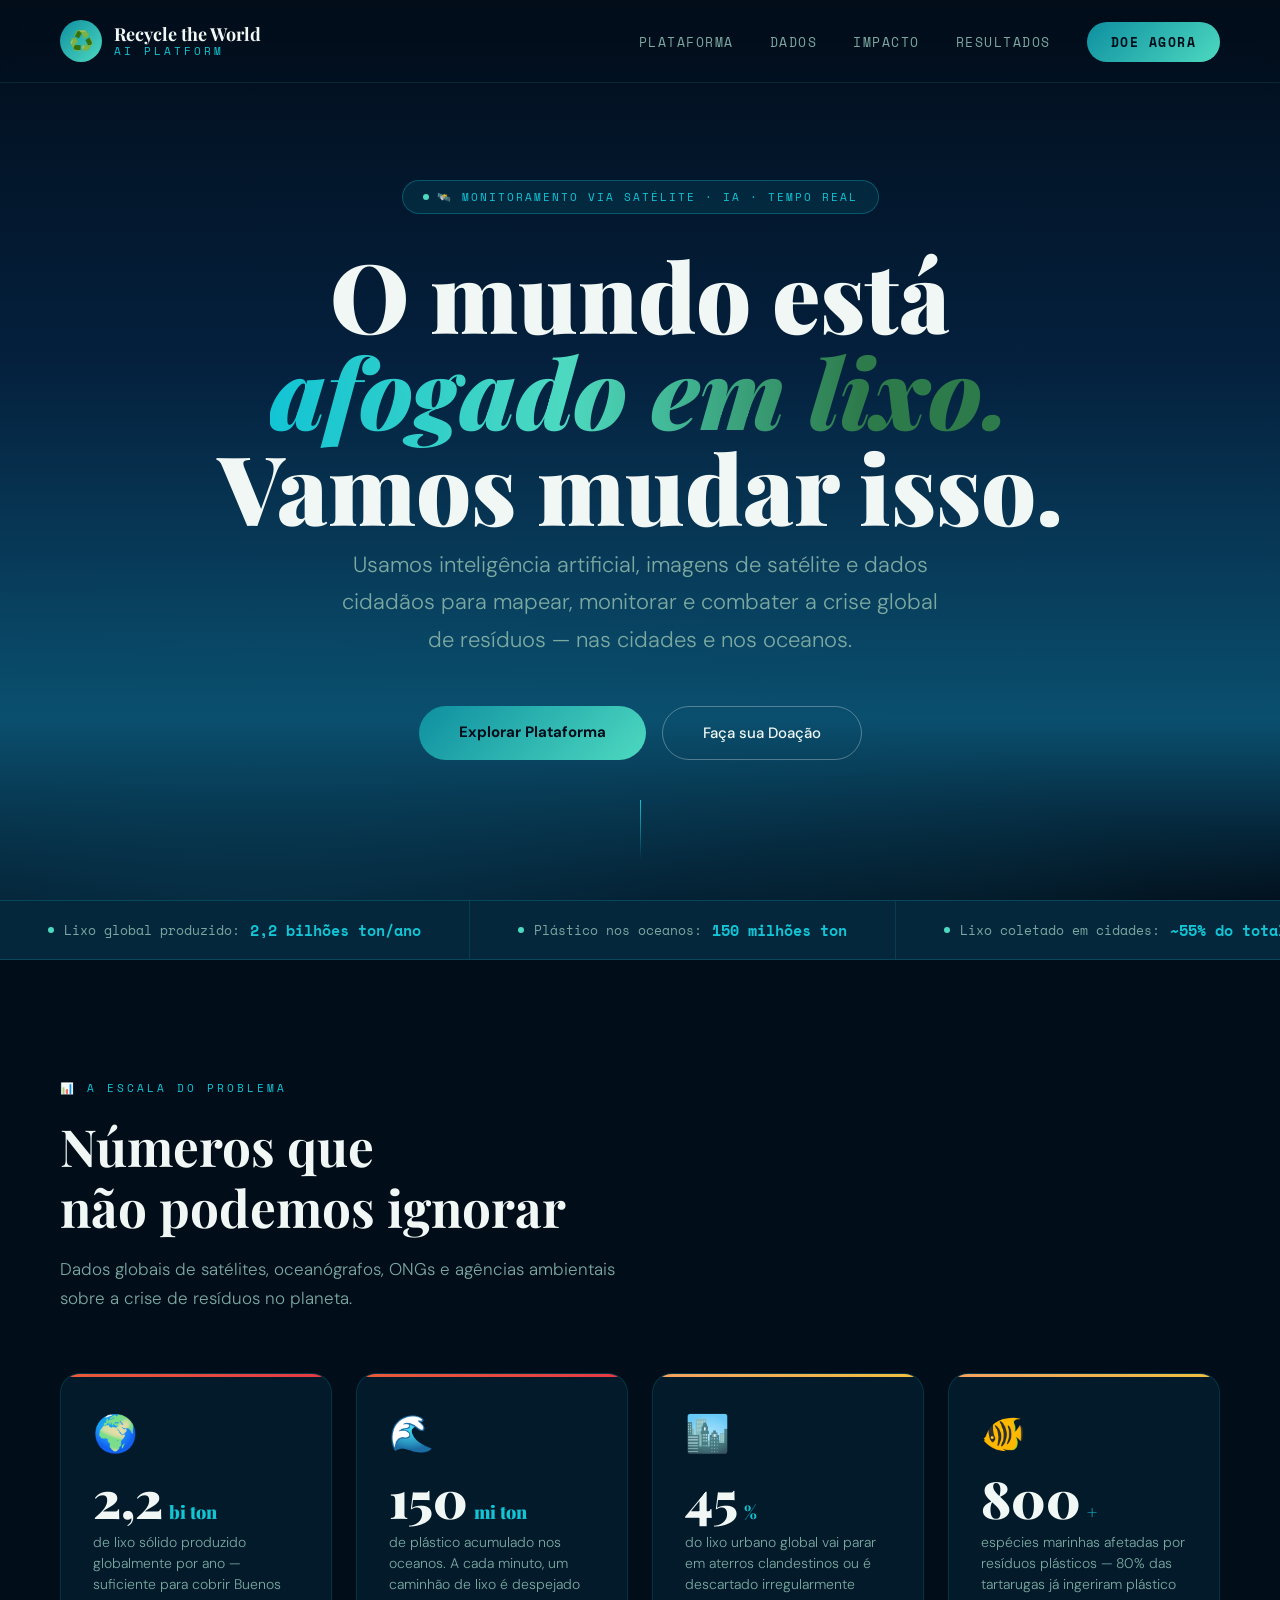
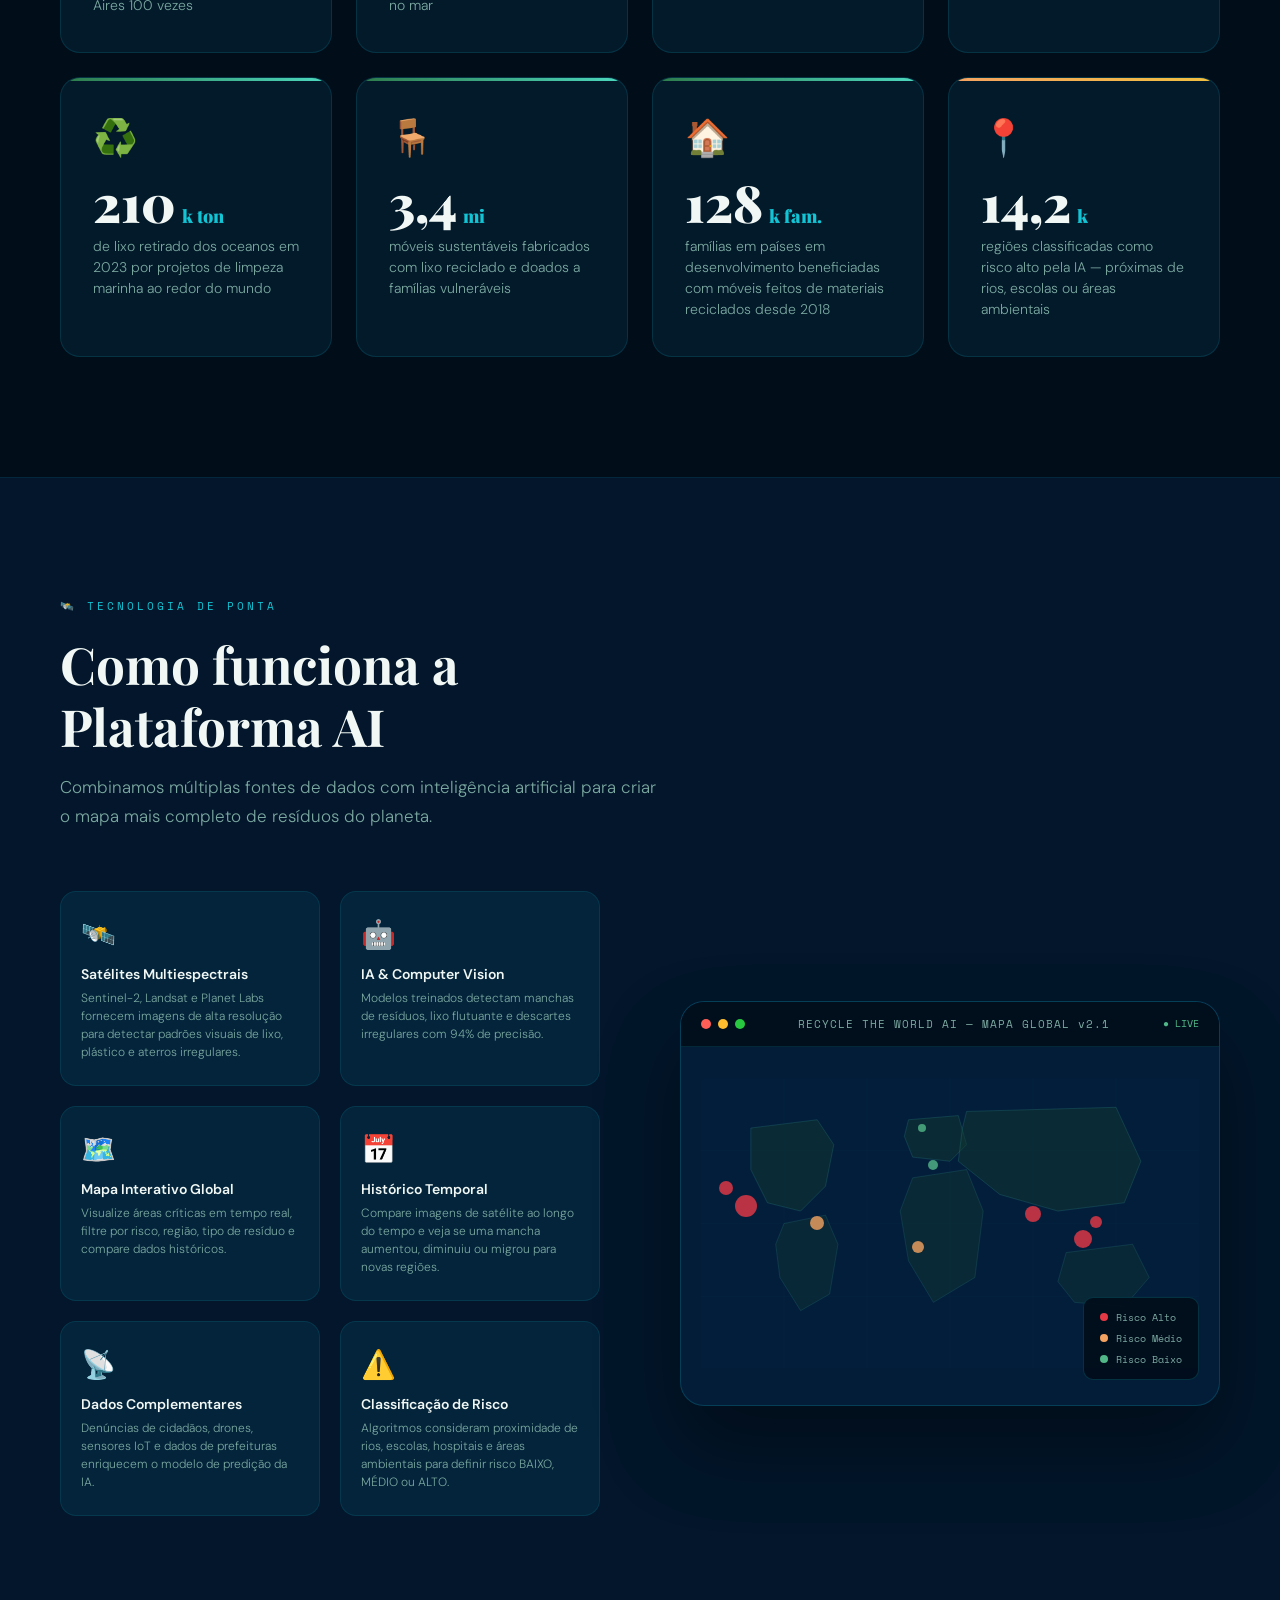
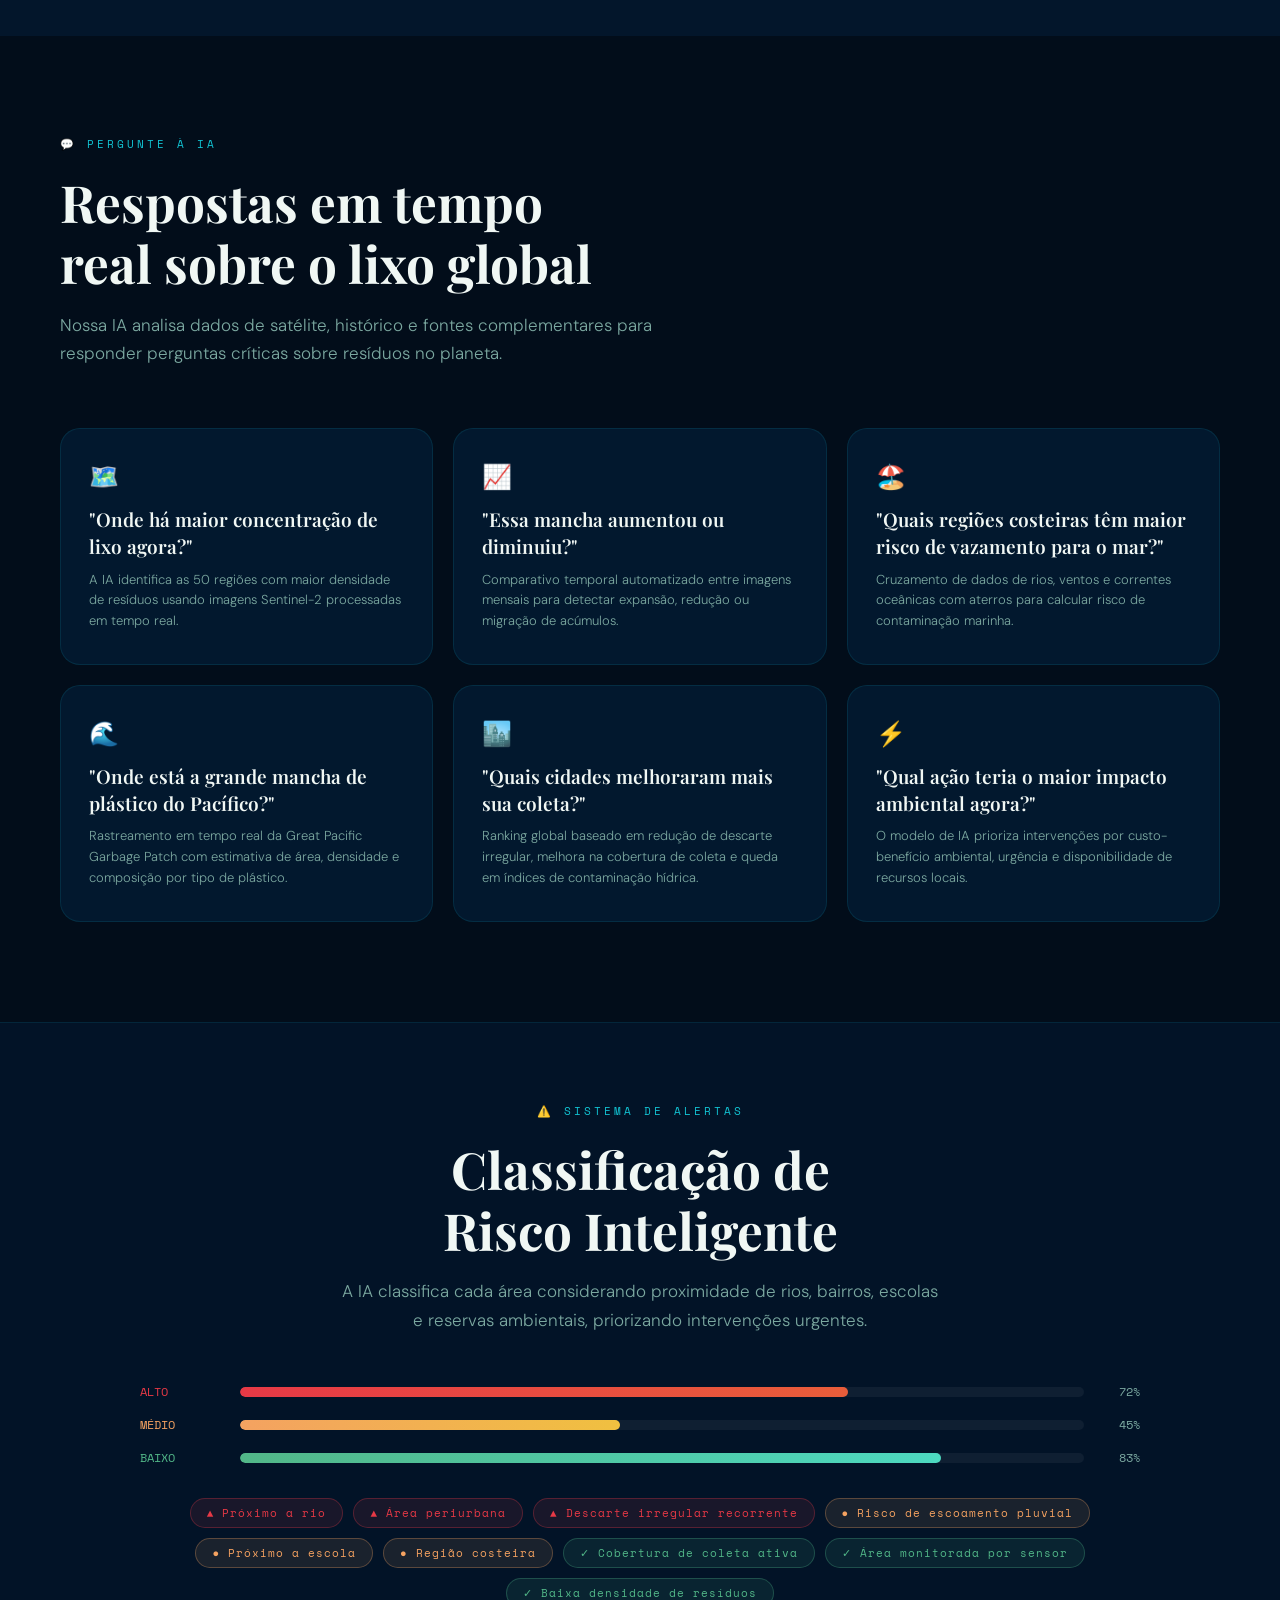
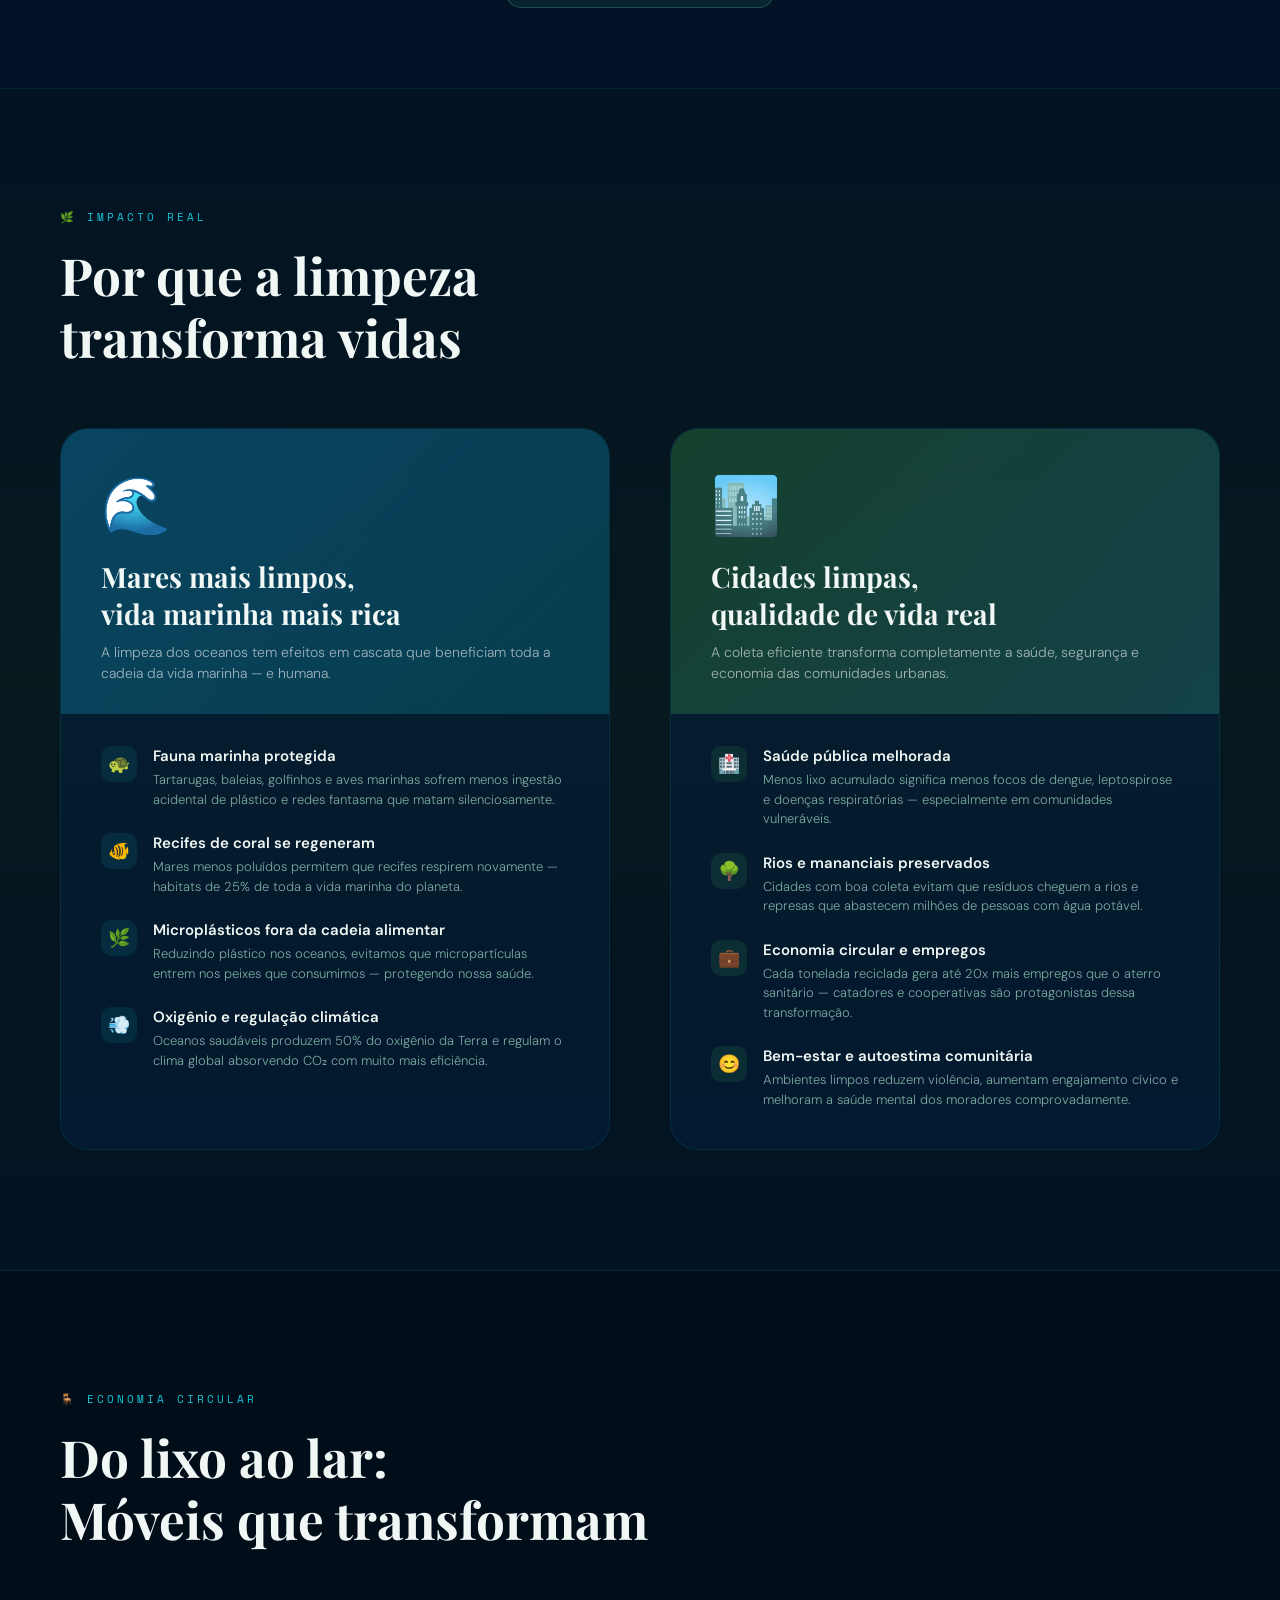
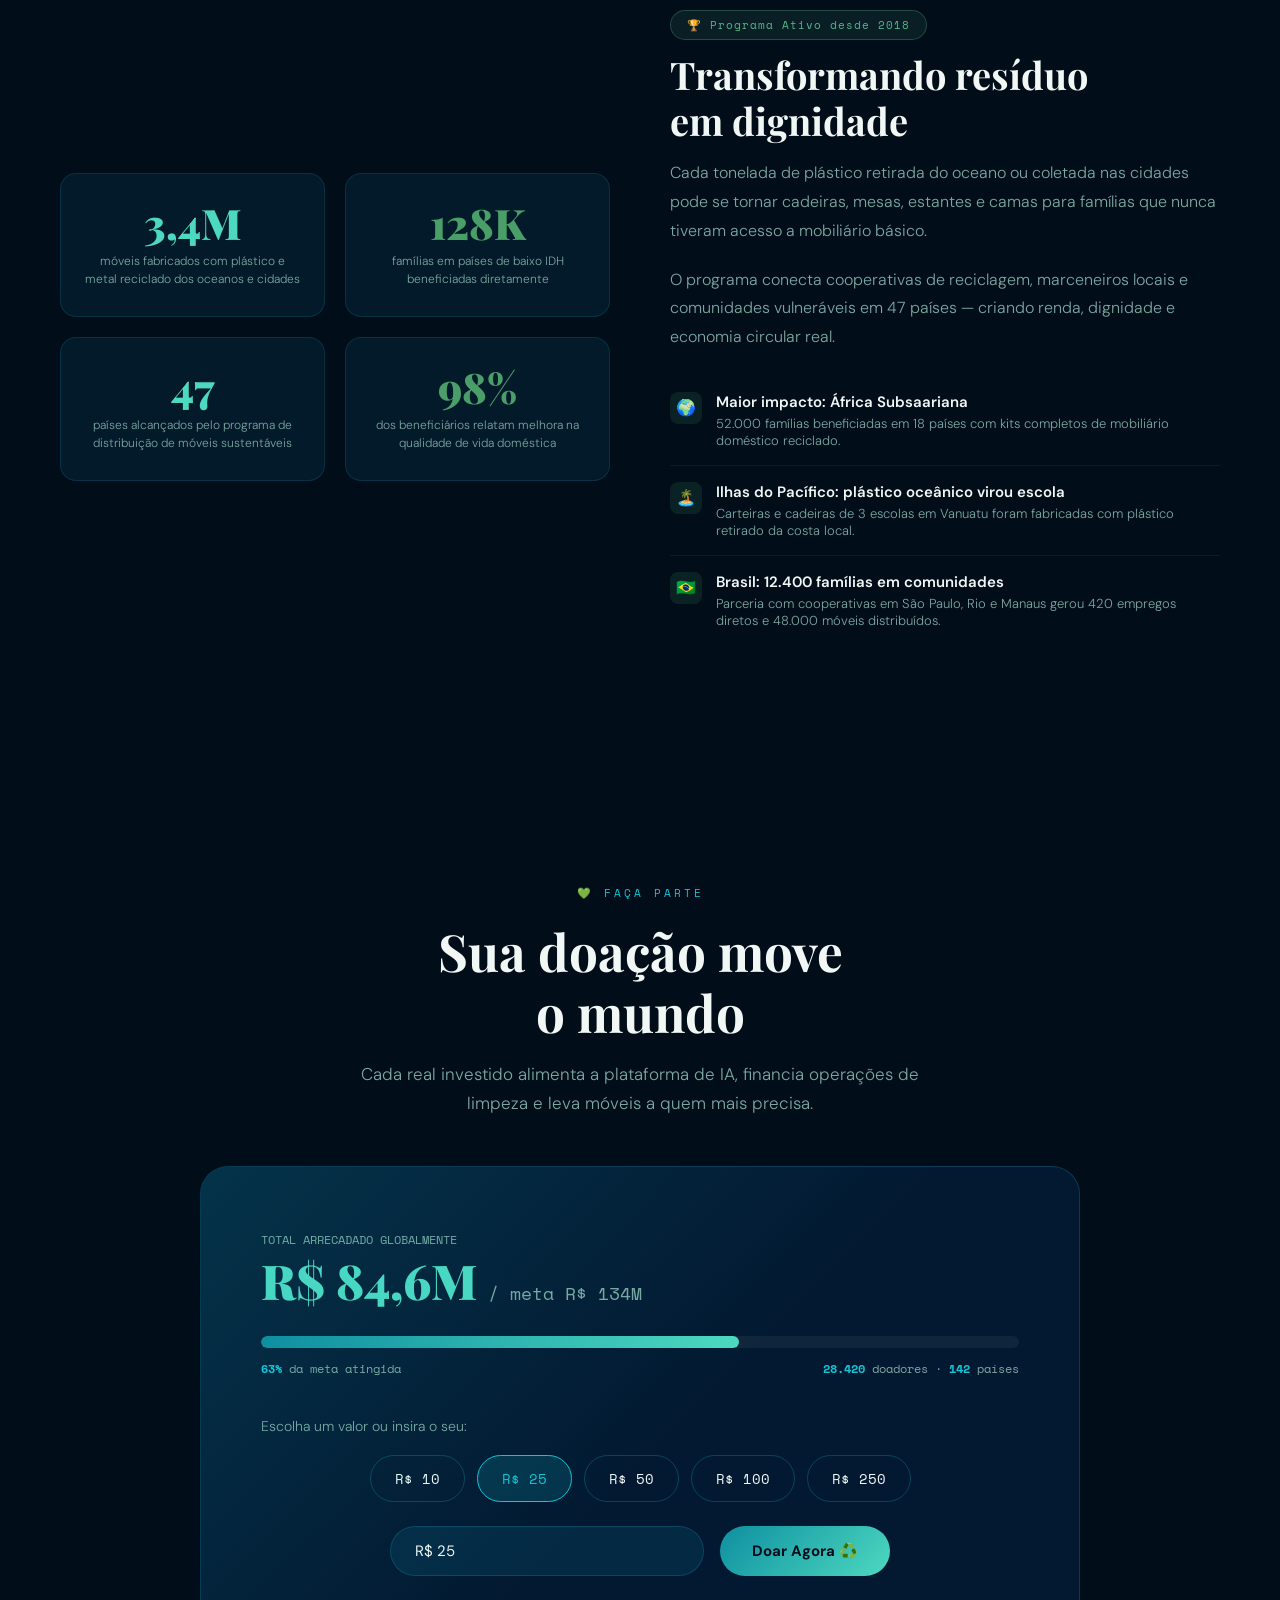
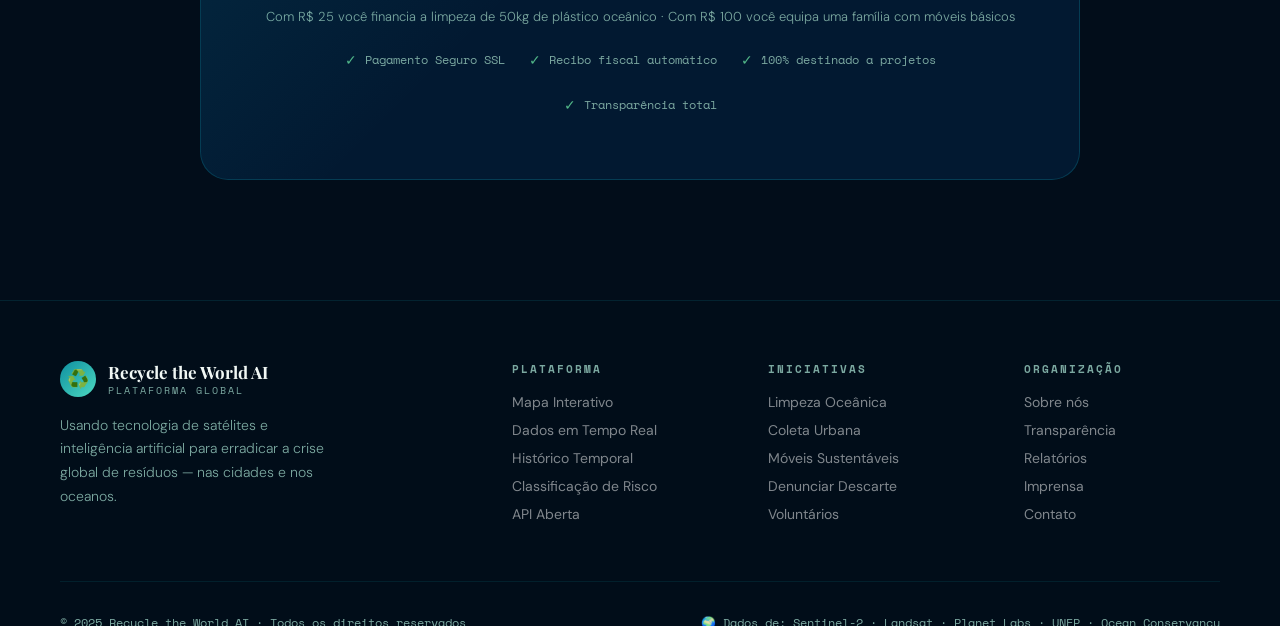
<file: recycle-the-world.html>
<!DOCTYPE html>
<html lang="pt-BR">
<head>
<meta charset="UTF-8">
<meta name="viewport" content="width=device-width, initial-scale=1.0">
<title>Recycle the World AI — Monitoramento Global de Resíduos</title>
<link href="https://fonts.googleapis.com/css2?family=Playfair+Display:wght@400;700;900&family=DM+Sans:wght@300;400;500&family=Space+Mono:wght@400;700&display=swap" rel="stylesheet">
<style>
  :root {
    --ocean-deep: #020d1a;
    --ocean-mid: #04203d;
    --ocean-teal: #0a4f6e;
    --ocean-bright: #0e8fa0;
    --ocean-glow: #12c4d4;
    --seafoam: #4dd9c0;
    --sand: #d4b896;
    --forest: #1a4a2e;
    --leaf: #2d7a4a;
    --moss: #4a9e68;
    --sun: #f0c040;
    --coral: #e85d3a;
    --white: #f0f7f4;
    --muted: #7ba8a0;
    --danger: #e63946;
    --warning: #f4a261;
    --safe: #52b788;
  }
  * { margin: 0; padding: 0; box-sizing: border-box; }
  html { scroll-behavior: smooth; }
  body { font-family: 'DM Sans', sans-serif; background: var(--ocean-deep); color: var(--white); overflow-x: hidden; }

  .ocean-bg { position: fixed; inset: 0; z-index: 0; overflow: hidden; pointer-events: none; }
  .ocean-bg::before {
    content: '';
    position: absolute;
    inset: 0;
    background:
      radial-gradient(ellipse 120% 80% at 20% 110%, rgba(10,79,110,0.6) 0%, transparent 60%),
      radial-gradient(ellipse 80% 60% at 80% 120%, rgba(18,196,212,0.15) 0%, transparent 50%),
      linear-gradient(180deg, #020d1a 0%, #04203d 40%, #0a4f6e 80%, #020d1a 100%);
  }
  .wave { position: absolute; width: 200%; height: 160px; animation: wave-move 14s linear infinite; opacity: 0.4; bottom: 0; }
  .wave-svg { position: absolute; bottom: 0; width: 100%; }
  @keyframes wave-move { 0% { transform: translateX(0); } 100% { transform: translateX(-50%); } }
  .particles { position: absolute; inset: 0; }
  .particle { position: absolute; border-radius: 50%; background: var(--ocean-glow); opacity: 0; animation: float-particle linear infinite; }
  @keyframes float-particle { 0% { transform: translateY(100vh); opacity: 0; } 10% { opacity: 0.4; } 90% { opacity: 0.2; } 100% { transform: translateY(-20vh) translateX(60px); opacity: 0; } }

  nav {
    position: fixed; top: 0; width: 100%; z-index: 1000;
    padding: 20px 60px;
    display: flex; align-items: center; justify-content: space-between;
    background: linear-gradient(180deg, rgba(2,13,26,0.95) 0%, transparent 100%);
    backdrop-filter: blur(8px);
    border-bottom: 1px solid rgba(18,196,212,0.15);
  }
  .nav-logo { display: flex; align-items: center; gap: 12px; text-decoration: none; }
  .logo-icon {
    width: 42px; height: 42px; border-radius: 50%;
    background: linear-gradient(135deg, var(--ocean-bright), var(--seafoam));
    display: flex; align-items: center; justify-content: center; font-size: 20px;
    animation: pulse-logo 3s ease-in-out infinite;
  }
  @keyframes pulse-logo { 0%,100% { box-shadow: 0 0 0 0 rgba(18,196,212,0.4); } 50% { box-shadow: 0 0 0 12px rgba(18,196,212,0); } }
  .logo-text { font-family: 'Playfair Display', serif; font-size: 18px; font-weight: 700; color: var(--white); line-height: 1.1; }
  .logo-text span { color: var(--ocean-glow); display: block; font-size: 11px; font-family: 'Space Mono', monospace; font-weight: 400; letter-spacing: 3px; text-transform: uppercase; }
  .nav-links { display: flex; gap: 36px; list-style: none; }
  .nav-links a { font-size: 13px; letter-spacing: 1.5px; text-transform: uppercase; color: var(--muted); text-decoration: none; transition: color 0.3s; font-family: 'Space Mono', monospace; }
  .nav-links a:hover { color: var(--ocean-glow); }
  .nav-donate-btn { background: linear-gradient(135deg, var(--ocean-bright), var(--seafoam)); color: var(--ocean-deep) !important; padding: 10px 24px; border-radius: 100px; font-weight: 700 !important; }

  section { position: relative; z-index: 10; }

  #hero { min-height: 100vh; display: flex; flex-direction: column; align-items: center; justify-content: center; text-align: center; padding: 120px 40px 80px; }
  .hero-badge { display: inline-flex; align-items: center; gap: 8px; background: rgba(18,196,212,0.1); border: 1px solid rgba(18,196,212,0.3); border-radius: 100px; padding: 8px 20px; font-family: 'Space Mono', monospace; font-size: 11px; letter-spacing: 2px; color: var(--ocean-glow); text-transform: uppercase; margin-bottom: 32px; animation: fadeInDown 1s ease both; }
  .hero-badge::before { content: ''; width: 6px; height: 6px; border-radius: 50%; background: var(--seafoam); animation: blink 2s ease-in-out infinite; }
  @keyframes blink { 0%,100% { opacity: 1; } 50% { opacity: 0.2; } }
  h1 { font-family: 'Playfair Display', serif; font-size: clamp(48px, 8vw, 96px); font-weight: 900; line-height: 1.0; margin-bottom: 12px; animation: fadeInUp 1s 0.2s ease both; }
  h1 em { font-style: italic; background: linear-gradient(90deg, var(--ocean-glow), var(--seafoam), var(--leaf) 80%); -webkit-background-clip: text; -webkit-text-fill-color: transparent; background-clip: text; }
  .hero-sub { font-size: clamp(16px, 2vw, 22px); color: var(--muted); max-width: 600px; line-height: 1.7; margin-bottom: 48px; animation: fadeInUp 1s 0.4s ease both; font-weight: 300; }
  .hero-ctas { display: flex; gap: 16px; flex-wrap: wrap; justify-content: center; animation: fadeInUp 1s 0.6s ease both; }
  .btn-primary { background: linear-gradient(135deg, var(--ocean-bright), var(--seafoam)); color: var(--ocean-deep); font-weight: 700; padding: 16px 40px; border-radius: 100px; text-decoration: none; font-size: 15px; transition: transform 0.2s, box-shadow 0.2s; display: inline-block; }
  .btn-primary:hover { transform: translateY(-3px); box-shadow: 0 16px 40px rgba(18,196,212,0.35); }
  .btn-outline { background: transparent; color: var(--white); font-weight: 500; padding: 16px 40px; border-radius: 100px; text-decoration: none; font-size: 15px; border: 1.5px solid rgba(255,255,255,0.3); transition: all 0.2s; display: inline-block; }
  .btn-outline:hover { border-color: var(--ocean-glow); color: var(--ocean-glow); }
  .scroll-indicator { position: absolute; bottom: 40px; left: 50%; transform: translateX(-50%); display: flex; flex-direction: column; align-items: center; gap: 8px; opacity: 0.5; animation: fadeInUp 1s 1s ease both; }
  .scroll-line { width: 1px; height: 60px; background: linear-gradient(180deg, var(--ocean-glow), transparent); animation: scroll-pulse 2s ease-in-out infinite; }
  @keyframes scroll-pulse { 0%,100% { opacity: 0.3; } 50% { opacity: 1; } }

  #stats-ticker { background: rgba(10,79,110,0.4); border-top: 1px solid rgba(18,196,212,0.2); border-bottom: 1px solid rgba(18,196,212,0.2); padding: 0; overflow: hidden; }
  .ticker-inner { display: flex; animation: ticker-scroll 30s linear infinite; width: max-content; }
  .ticker-item { display: flex; align-items: center; gap: 10px; padding: 18px 48px; font-family: 'Space Mono', monospace; font-size: 13px; white-space: nowrap; color: var(--muted); border-right: 1px solid rgba(18,196,212,0.15); }
  .ticker-item strong { color: var(--ocean-glow); font-size: 15px; }
  .ticker-dot { width: 6px; height: 6px; border-radius: 50%; background: var(--seafoam); flex-shrink: 0; }
  @keyframes ticker-scroll { 0% { transform: translateX(0); } 100% { transform: translateX(-50%); } }

  #numbers { padding: 120px 60px; max-width: 1400px; margin: 0 auto; }
  .section-label { font-family: 'Space Mono', monospace; font-size: 11px; letter-spacing: 3px; text-transform: uppercase; color: var(--ocean-glow); margin-bottom: 20px; }
  .section-title { font-family: 'Playfair Display', serif; font-size: clamp(32px, 4vw, 54px); font-weight: 700; line-height: 1.2; margin-bottom: 16px; }
  .section-desc { color: var(--muted); font-size: 17px; line-height: 1.7; max-width: 600px; font-weight: 300; margin-bottom: 60px; }
  .stats-grid { display: grid; grid-template-columns: repeat(auto-fit, minmax(260px, 1fr)); gap: 24px; }
  .stat-card { background: rgba(10,79,110,0.2); border: 1px solid rgba(18,196,212,0.15); border-radius: 20px; padding: 36px 32px; position: relative; overflow: hidden; transition: transform 0.3s, border-color 0.3s; }
  .stat-card:hover { transform: translateY(-6px); border-color: rgba(18,196,212,0.4); }
  .stat-card::before { content: ''; position: absolute; top: 0; left: 0; right: 0; height: 3px; background: linear-gradient(90deg, var(--ocean-bright), var(--seafoam)); border-radius: 20px 20px 0 0; }
  .stat-card.danger::before { background: linear-gradient(90deg, var(--coral), var(--danger)); }
  .stat-card.warning::before { background: linear-gradient(90deg, var(--warning), var(--sun)); }
  .stat-card.green::before { background: linear-gradient(90deg, var(--leaf), var(--seafoam)); }
  .stat-icon { font-size: 36px; margin-bottom: 16px; display: block; }
  .stat-number { font-family: 'Playfair Display', serif; font-size: clamp(36px, 4vw, 52px); font-weight: 900; color: var(--white); line-height: 1; margin-bottom: 8px; display: flex; align-items: baseline; gap: 6px; }
  .stat-number sup { font-size: 18px; color: var(--ocean-glow); }
  .stat-label { font-size: 14px; color: var(--muted); line-height: 1.5; font-weight: 300; }

  #platform { padding: 120px 60px; background: rgba(4,32,61,0.5); border-top: 1px solid rgba(18,196,212,0.1); }
  .platform-inner { max-width: 1400px; margin: 0 auto; }
  .platform-grid { display: grid; grid-template-columns: 1fr 1fr; gap: 80px; align-items: center; margin-top: 60px; }
  .platform-features { display: grid; grid-template-columns: 1fr 1fr; gap: 20px; }
  .feature-card { background: rgba(10,79,110,0.25); border: 1px solid rgba(18,196,212,0.12); border-radius: 16px; padding: 24px 20px; transition: all 0.3s; }
  .feature-card:hover { background: rgba(10,79,110,0.4); border-color: rgba(18,196,212,0.35); transform: scale(1.02); }
  .feature-emoji { font-size: 28px; margin-bottom: 12px; display: block; }
  .feature-name { font-size: 14px; font-weight: 600; margin-bottom: 6px; color: var(--white); }
  .feature-desc { font-size: 12px; color: var(--muted); line-height: 1.5; font-weight: 300; }

  .map-mockup { background: rgba(4,32,61,0.8); border: 1px solid rgba(18,196,212,0.2); border-radius: 24px; overflow: hidden; box-shadow: 0 40px 80px rgba(0,0,0,0.4); aspect-ratio: 4/3; position: relative; }
  .map-header { background: rgba(2,13,26,0.9); padding: 14px 20px; display: flex; align-items: center; justify-content: space-between; border-bottom: 1px solid rgba(18,196,212,0.15); }
  .map-dots { display: flex; gap: 7px; }
  .map-dots span { width: 10px; height: 10px; border-radius: 50%; }
  .map-dots span:nth-child(1) { background: #ff5f57; }
  .map-dots span:nth-child(2) { background: #febc2e; }
  .map-dots span:nth-child(3) { background: #28c840; }
  .map-title-bar { font-family: 'Space Mono', monospace; font-size: 11px; color: var(--muted); letter-spacing: 1px; }
  .map-content { padding: 20px; height: calc(100% - 50px); position: relative; overflow: hidden; }
  .map-svg { width: 100%; height: 100%; opacity: 0.6; }
  .risk-dot { position: absolute; border-radius: 50%; animation: risk-pulse 3s ease-in-out infinite; }
  .risk-dot.high { background: rgba(230,57,70,0.8); }
  .risk-dot.medium { background: rgba(244,162,97,0.8); }
  .risk-dot.low { background: rgba(82,183,136,0.8); }
  @keyframes risk-pulse { 0%,100% { transform: scale(1); opacity: 0.8; } 50% { transform: scale(1.8); opacity: 0.3; } }
  .map-legend { position: absolute; bottom: 20px; right: 20px; background: rgba(2,13,26,0.9); border: 1px solid rgba(18,196,212,0.2); border-radius: 10px; padding: 12px 16px; font-family: 'Space Mono', monospace; font-size: 10px; }
  .legend-item { display: flex; align-items: center; gap: 8px; margin-bottom: 6px; color: var(--muted); }
  .legend-item:last-child { margin-bottom: 0; }
  .legend-dot { width: 8px; height: 8px; border-radius: 50%; flex-shrink: 0; }

  #questions { padding: 100px 60px; max-width: 1400px; margin: 0 auto; }
  .questions-grid { display: grid; grid-template-columns: repeat(auto-fit, minmax(300px, 1fr)); gap: 20px; margin-top: 60px; }
  .question-card { background: rgba(4,32,61,0.6); border: 1px solid rgba(18,196,212,0.12); border-radius: 20px; padding: 32px 28px; transition: all 0.3s; position: relative; overflow: hidden; }
  .question-card:hover { border-color: rgba(18,196,212,0.4); background: rgba(10,79,110,0.3); transform: translateX(4px); }
  .q-icon { font-size: 24px; margin-bottom: 14px; display: block; }
  .q-text { font-family: 'Playfair Display', serif; font-size: 19px; font-weight: 600; color: var(--white); line-height: 1.4; margin-bottom: 10px; }
  .q-desc { font-size: 13px; color: var(--muted); line-height: 1.6; font-weight: 300; }

  #benefits { padding: 120px 60px; background: linear-gradient(180deg, rgba(4,32,61,0.3), rgba(26,74,46,0.2), rgba(4,32,61,0.3)); border-top: 1px solid rgba(18,196,212,0.1); border-bottom: 1px solid rgba(18,196,212,0.1); }
  .benefits-inner { max-width: 1400px; margin: 0 auto; }
  .benefits-split { display: grid; grid-template-columns: 1fr 1fr; gap: 60px; margin-top: 60px; }
  .benefit-panel { background: rgba(4,32,61,0.5); border-radius: 28px; overflow: hidden; border: 1px solid rgba(18,196,212,0.12); transition: transform 0.3s; }
  .benefit-panel:hover { transform: translateY(-6px); }
  .benefit-header { padding: 40px 40px 30px; }
  .benefit-header.ocean { background: linear-gradient(135deg, rgba(10,79,110,0.8), rgba(18,196,212,0.2)); }
  .benefit-header.city { background: linear-gradient(135deg, rgba(26,74,46,0.8), rgba(77,217,192,0.2)); }
  .benefit-emoji { font-size: 56px; display: block; margin-bottom: 16px; }
  .benefit-title { font-family: 'Playfair Display', serif; font-size: 28px; font-weight: 700; margin-bottom: 10px; }
  .benefit-subtitle { font-size: 14px; color: rgba(255,255,255,0.6); font-weight: 300; line-height: 1.5; }
  .benefit-body { padding: 32px 40px 40px; }
  .benefit-item { display: flex; gap: 16px; margin-bottom: 24px; align-items: flex-start; }
  .benefit-item:last-child { margin-bottom: 0; }
  .benefit-item-icon { width: 36px; height: 36px; border-radius: 10px; background: rgba(18,196,212,0.1); display: flex; align-items: center; justify-content: center; font-size: 18px; flex-shrink: 0; }
  .benefit-panel.city .benefit-item-icon { background: rgba(45,122,74,0.2); }
  .benefit-item-text h4 { font-size: 15px; font-weight: 600; margin-bottom: 4px; color: var(--white); }
  .benefit-item-text p { font-size: 13px; color: var(--muted); line-height: 1.5; font-weight: 300; }

  #impact { padding: 120px 60px; max-width: 1400px; margin: 0 auto; }
  .impact-grid { display: grid; grid-template-columns: 1fr 1fr; gap: 60px; align-items: center; margin-top: 60px; }
  .impact-stats { display: grid; grid-template-columns: 1fr 1fr; gap: 20px; }
  .impact-stat { background: rgba(10,79,110,0.2); border: 1px solid rgba(18,196,212,0.15); border-radius: 16px; padding: 28px 24px; text-align: center; transition: all 0.3s; }
  .impact-stat:hover { background: rgba(10,79,110,0.35); transform: scale(1.04); }
  .impact-stat .big-num { font-family: 'Playfair Display', serif; font-size: 42px; font-weight: 900; color: var(--seafoam); line-height: 1; margin-bottom: 8px; }
  .impact-stat .big-num.green { color: var(--moss); }
  .impact-stat p { font-size: 12px; color: var(--muted); line-height: 1.5; font-weight: 300; }
  .impact-detail { display: flex; align-items: flex-start; gap: 14px; padding: 16px 0; border-bottom: 1px solid rgba(18,196,212,0.1); }
  .impact-detail:last-child { border-bottom: none; }
  .impact-detail-icon { width: 32px; height: 32px; border-radius: 8px; background: rgba(45,122,74,0.2); display: flex; align-items: center; justify-content: center; font-size: 16px; flex-shrink: 0; }
  .impact-detail h4 { font-size: 15px; font-weight: 600; margin-bottom: 3px; }
  .impact-detail p { font-size: 13px; color: var(--muted); font-weight: 300; margin: 0; }

  #risk { padding: 80px 60px; background: rgba(4,32,61,0.4); border-top: 1px solid rgba(18,196,212,0.1); }
  .risk-inner { max-width: 1000px; margin: 0 auto; text-align: center; }
  .risk-bars { display: flex; flex-direction: column; gap: 16px; margin-top: 48px; text-align: left; }
  .risk-bar-row { display: flex; align-items: center; gap: 20px; }
  .risk-bar-label { width: 80px; font-family: 'Space Mono', monospace; font-size: 12px; flex-shrink: 0; }
  .risk-bar-label.high { color: var(--danger); }
  .risk-bar-label.medium { color: var(--warning); }
  .risk-bar-label.low { color: var(--safe); }
  .risk-bar-track { flex: 1; height: 10px; background: rgba(255,255,255,0.05); border-radius: 100px; overflow: hidden; }
  .risk-bar-fill { height: 100%; border-radius: 100px; }
  .risk-bar-fill.high { background: linear-gradient(90deg, var(--danger), var(--coral)); width: 72%; }
  .risk-bar-fill.medium { background: linear-gradient(90deg, var(--warning), var(--sun)); width: 45%; }
  .risk-bar-fill.low { background: linear-gradient(90deg, var(--safe), var(--seafoam)); width: 83%; }
  .risk-bar-pct { font-family: 'Space Mono', monospace; font-size: 12px; width: 36px; flex-shrink: 0; text-align: right; color: var(--muted); }
  .risk-tags { display: flex; flex-wrap: wrap; gap: 10px; margin-top: 32px; justify-content: center; }
  .risk-tag { padding: 6px 16px; border-radius: 100px; font-family: 'Space Mono', monospace; font-size: 11px; letter-spacing: 1px; border: 1px solid; }
  .risk-tag.high { background: rgba(230,57,70,0.1); border-color: rgba(230,57,70,0.3); color: var(--danger); }
  .risk-tag.medium { background: rgba(244,162,97,0.1); border-color: rgba(244,162,97,0.3); color: var(--warning); }
  .risk-tag.low { background: rgba(82,183,136,0.1); border-color: rgba(82,183,136,0.3); color: var(--safe); }

  #donate { padding: 120px 60px; max-width: 1000px; margin: 0 auto; text-align: center; }
  .donate-card { background: rgba(4,32,61,0.7); border: 1px solid rgba(18,196,212,0.2); border-radius: 28px; padding: 64px 60px; margin-top: 48px; position: relative; overflow: hidden; }
  .donate-card::before { content: ''; position: absolute; inset: -1px; border-radius: 28px; background: linear-gradient(135deg, rgba(18,196,212,0.15), transparent 50%); pointer-events: none; }
  .raised-bar-wrap { background: rgba(255,255,255,0.05); border-radius: 100px; height: 12px; margin: 32px 0 12px; overflow: hidden; }
  .raised-bar { height: 100%; width: 63%; border-radius: 100px; background: linear-gradient(90deg, var(--ocean-bright), var(--seafoam)); position: relative; overflow: hidden; }
  .raised-bar::after { content: ''; position: absolute; top: 0; left: -100%; width: 60%; height: 100%; background: linear-gradient(90deg, transparent, rgba(255,255,255,0.3), transparent); animation: shimmer 2.5s ease-in-out infinite; }
  @keyframes shimmer { 0% { left: -100%; } 100% { left: 200%; } }
  .raised-meta { display: flex; justify-content: space-between; font-family: 'Space Mono', monospace; font-size: 12px; color: var(--muted); margin-bottom: 40px; }
  .raised-meta strong { color: var(--ocean-glow); }
  .donation-amounts { display: flex; gap: 12px; flex-wrap: wrap; justify-content: center; margin-bottom: 24px; }
  .amount-btn { padding: 12px 24px; border-radius: 100px; border: 1.5px solid rgba(18,196,212,0.25); background: transparent; color: var(--white); font-family: 'Space Mono', monospace; font-size: 14px; cursor: pointer; transition: all 0.2s; }
  .amount-btn:hover, .amount-btn.active { background: rgba(18,196,212,0.15); border-color: var(--ocean-glow); color: var(--ocean-glow); }
  .donate-input-row { display: flex; gap: 16px; max-width: 500px; margin: 0 auto 32px; }
  .donate-input { flex: 1; background: rgba(10,79,110,0.3); border: 1.5px solid rgba(18,196,212,0.2); border-radius: 100px; padding: 14px 24px; color: var(--white); font-family: 'DM Sans', sans-serif; font-size: 15px; outline: none; transition: border-color 0.2s; }
  .donate-input:focus { border-color: var(--ocean-glow); }
  .donate-input::placeholder { color: var(--muted); }
  .donate-submit { background: linear-gradient(135deg, var(--ocean-bright), var(--seafoam)); color: var(--ocean-deep); font-weight: 700; padding: 14px 32px; border-radius: 100px; border: none; cursor: pointer; font-size: 15px; font-family: 'DM Sans', sans-serif; transition: all 0.2s; white-space: nowrap; }
  .donate-submit:hover { transform: translateY(-2px); box-shadow: 0 12px 30px rgba(18,196,212,0.35); }
  .trust-badges { display: flex; gap: 24px; justify-content: center; flex-wrap: wrap; margin-top: 24px; }
  .trust-badge { display: flex; align-items: center; gap: 8px; font-size: 12px; color: var(--muted); font-family: 'Space Mono', monospace; }
  .trust-badge::before { content: '✓'; color: var(--safe); font-size: 14px; }

  footer { padding: 60px 60px 40px; border-top: 1px solid rgba(18,196,212,0.12); background: rgba(2,13,26,0.8); }
  .footer-inner { max-width: 1400px; margin: 0 auto; display: grid; grid-template-columns: 2fr 1fr 1fr 1fr; gap: 60px; padding-bottom: 48px; border-bottom: 1px solid rgba(18,196,212,0.1); }
  .footer-brand p { font-size: 14px; color: var(--muted); line-height: 1.7; max-width: 280px; margin-top: 16px; font-weight: 300; }
  .footer-col h5 { font-family: 'Space Mono', monospace; font-size: 11px; letter-spacing: 2px; text-transform: uppercase; color: var(--muted); margin-bottom: 16px; }
  .footer-col a { display: block; font-size: 14px; color: rgba(255,255,255,0.5); text-decoration: none; margin-bottom: 10px; transition: color 0.2s; }
  .footer-col a:hover { color: var(--ocean-glow); }
  .footer-bottom { display: flex; justify-content: space-between; align-items: center; padding-top: 32px; font-size: 12px; color: var(--muted); font-family: 'Space Mono', monospace; max-width: 1400px; margin: 0 auto; }

  @keyframes fadeInDown { from { opacity: 0; transform: translateY(-20px); } to { opacity: 1; transform: translateY(0); } }
  @keyframes fadeInUp { from { opacity: 0; transform: translateY(30px); } to { opacity: 1; transform: translateY(0); } }

  .timeline-badge { display: inline-flex; align-items: center; gap: 8px; background: rgba(82,183,136,0.1); border: 1px solid rgba(82,183,136,0.3); border-radius: 100px; padding: 6px 16px; font-family: 'Space Mono', monospace; font-size: 11px; letter-spacing: 1px; color: var(--safe); margin-bottom: 12px; }

  @media (max-width: 900px) {
    nav { padding: 16px 24px; }
    .nav-links { display: none; }
    #numbers, #questions, #impact, #donate, #risk { padding: 80px 24px; }
    #platform, #benefits { padding: 80px 24px; }
    .platform-grid, .benefits-split, .impact-grid { grid-template-columns: 1fr; gap: 40px; }
    .footer-inner { grid-template-columns: 1fr 1fr; gap: 40px; }
    .donate-card { padding: 40px 28px; }
    footer { padding: 48px 24px 32px; }
    .footer-bottom { flex-direction: column; gap: 12px; text-align: center; }
  }
</style>
</head>
<body>

<div class="ocean-bg">
  <div class="particles" id="particles"></div>
</div>

<nav>
  <a class="nav-logo" href="#">
    <div class="logo-icon">♻️</div>
    <div class="logo-text">
      Recycle the World
      <span>AI Platform</span>
    </div>
  </a>
  <ul class="nav-links">
    <li><a href="#platform">Plataforma</a></li>
    <li><a href="#numbers">Dados</a></li>
    <li><a href="#benefits">Impacto</a></li>
    <li><a href="#impact">Resultados</a></li>
    <li><a href="#donate" class="nav-donate-btn">Doe Agora</a></li>
  </ul>
</nav>

<section id="hero">
  <div class="hero-badge">🛰️ Monitoramento via Satélite · IA · Tempo Real</div>
  <h1>O mundo está<br><em>afogado em lixo.</em><br>Vamos mudar isso.</h1>
  <p class="hero-sub">Usamos inteligência artificial, imagens de satélite e dados cidadãos para mapear, monitorar e combater a crise global de resíduos — nas cidades e nos oceanos.</p>
  <div class="hero-ctas">
    <a href="#platform" class="btn-primary">Explorar Plataforma</a>
    <a href="#donate" class="btn-outline">Faça sua Doação</a>
  </div>
  <div class="scroll-indicator">
    <div class="scroll-line"></div>
  </div>
</section>

<div id="stats-ticker">
  <div class="ticker-inner" id="ticker">
    <div class="ticker-item"><span class="ticker-dot"></span> Lixo global produzido: <strong>2,2 bilhões ton/ano</strong></div>
    <div class="ticker-item"><span class="ticker-dot"></span> Plástico nos oceanos: <strong>150 milhões ton</strong></div>
    <div class="ticker-item"><span class="ticker-dot"></span> Lixo coletado em cidades: <strong>~55% do total</strong></div>
    <div class="ticker-item"><span class="ticker-dot"></span> Resíduos marinhos retirados em 2023: <strong>210.000 ton</strong></div>
    <div class="ticker-item"><span class="ticker-dot"></span> Famílias beneficiadas com móveis: <strong>128.400+</strong></div>
    <div class="ticker-item"><span class="ticker-dot"></span> Espécies marinhas afetadas: <strong>800+</strong></div>
    <div class="ticker-item"><span class="ticker-dot"></span> Móveis sustentáveis fabricados: <strong>3,4 milhões</strong></div>
    <div class="ticker-item"><span class="ticker-dot"></span> Áreas de risco alto mapeadas: <strong>14.200 regiões</strong></div>
    <div class="ticker-item"><span class="ticker-dot"></span> Lixo global produzido: <strong>2,2 bilhões ton/ano</strong></div>
    <div class="ticker-item"><span class="ticker-dot"></span> Plástico nos oceanos: <strong>150 milhões ton</strong></div>
    <div class="ticker-item"><span class="ticker-dot"></span> Lixo coletado em cidades: <strong>~55% do total</strong></div>
    <div class="ticker-item"><span class="ticker-dot"></span> Resíduos marinhos retirados em 2023: <strong>210.000 ton</strong></div>
    <div class="ticker-item"><span class="ticker-dot"></span> Famílias beneficiadas com móveis: <strong>128.400+</strong></div>
    <div class="ticker-item"><span class="ticker-dot"></span> Espécies marinhas afetadas: <strong>800+</strong></div>
    <div class="ticker-item"><span class="ticker-dot"></span> Móveis sustentáveis fabricados: <strong>3,4 milhões</strong></div>
    <div class="ticker-item"><span class="ticker-dot"></span> Áreas de risco alto mapeadas: <strong>14.200 regiões</strong></div>
  </div>
</div>

<section id="numbers">
  <div class="section-label">📊 A Escala do Problema</div>
  <h2 class="section-title">Números que<br>não podemos ignorar</h2>
  <p class="section-desc">Dados globais de satélites, oceanógrafos, ONGs e agências ambientais sobre a crise de resíduos no planeta.</p>
  <div class="stats-grid">
    <div class="stat-card danger">
      <span class="stat-icon">🌍</span>
      <div class="stat-number">2,2<sup>bi ton</sup></div>
      <div class="stat-label">de lixo sólido produzido globalmente por ano — suficiente para cobrir Buenos Aires 100 vezes</div>
    </div>
    <div class="stat-card danger">
      <span class="stat-icon">🌊</span>
      <div class="stat-number">150<sup>mi ton</sup></div>
      <div class="stat-label">de plástico acumulado nos oceanos. A cada minuto, um caminhão de lixo é despejado no mar</div>
    </div>
    <div class="stat-card warning">
      <span class="stat-icon">🏙️</span>
      <div class="stat-number">45<sup>%</sup></div>
      <div class="stat-label">do lixo urbano global vai parar em aterros clandestinos ou é descartado irregularmente</div>
    </div>
    <div class="stat-card warning">
      <span class="stat-icon">🐠</span>
      <div class="stat-number">800<sup>+</sup></div>
      <div class="stat-label">espécies marinhas afetadas por resíduos plásticos — 80% das tartarugas já ingeriram plástico</div>
    </div>
    <div class="stat-card green">
      <span class="stat-icon">♻️</span>
      <div class="stat-number">210<sup>k ton</sup></div>
      <div class="stat-label">de lixo retirado dos oceanos em 2023 por projetos de limpeza marinha ao redor do mundo</div>
    </div>
    <div class="stat-card green">
      <span class="stat-icon">🪑</span>
      <div class="stat-number">3,4<sup>mi</sup></div>
      <div class="stat-label">móveis sustentáveis fabricados com lixo reciclado e doados a famílias vulneráveis</div>
    </div>
    <div class="stat-card green">
      <span class="stat-icon">🏠</span>
      <div class="stat-number">128<sup>k fam.</sup></div>
      <div class="stat-label">famílias em países em desenvolvimento beneficiadas com móveis feitos de materiais reciclados desde 2018</div>
    </div>
    <div class="stat-card warning">
      <span class="stat-icon">📍</span>
      <div class="stat-number">14,2<sup>k</sup></div>
      <div class="stat-label">regiões classificadas como risco alto pela IA — próximas de rios, escolas ou áreas ambientais</div>
    </div>
  </div>
</section>

<section id="platform">
  <div class="platform-inner">
    <div class="section-label">🛰️ Tecnologia de Ponta</div>
    <h2 class="section-title">Como funciona a<br>Plataforma AI</h2>
    <p class="section-desc">Combinamos múltiplas fontes de dados com inteligência artificial para criar o mapa mais completo de resíduos do planeta.</p>
    <div class="platform-grid">
      <div class="platform-features">
        <div class="feature-card">
          <span class="feature-emoji">🛰️</span>
          <div class="feature-name">Satélites Multiespectrais</div>
          <div class="feature-desc">Sentinel-2, Landsat e Planet Labs fornecem imagens de alta resolução para detectar padrões visuais de lixo, plástico e aterros irregulares.</div>
        </div>
        <div class="feature-card">
          <span class="feature-emoji">🤖</span>
          <div class="feature-name">IA & Computer Vision</div>
          <div class="feature-desc">Modelos treinados detectam manchas de resíduos, lixo flutuante e descartes irregulares com 94% de precisão.</div>
        </div>
        <div class="feature-card">
          <span class="feature-emoji">🗺️</span>
          <div class="feature-name">Mapa Interativo Global</div>
          <div class="feature-desc">Visualize áreas críticas em tempo real, filtre por risco, região, tipo de resíduo e compare dados históricos.</div>
        </div>
        <div class="feature-card">
          <span class="feature-emoji">📅</span>
          <div class="feature-name">Histórico Temporal</div>
          <div class="feature-desc">Compare imagens de satélite ao longo do tempo e veja se uma mancha aumentou, diminuiu ou migrou para novas regiões.</div>
        </div>
        <div class="feature-card">
          <span class="feature-emoji">📡</span>
          <div class="feature-name">Dados Complementares</div>
          <div class="feature-desc">Denúncias de cidadãos, drones, sensores IoT e dados de prefeituras enriquecem o modelo de predição da IA.</div>
        </div>
        <div class="feature-card">
          <span class="feature-emoji">⚠️</span>
          <div class="feature-name">Classificação de Risco</div>
          <div class="feature-desc">Algoritmos consideram proximidade de rios, escolas, hospitais e áreas ambientais para definir risco BAIXO, MÉDIO ou ALTO.</div>
        </div>
      </div>
      <div class="map-mockup">
        <div class="map-header">
          <div class="map-dots"><span></span><span></span><span></span></div>
          <div class="map-title-bar">RECYCLE THE WORLD AI — MAPA GLOBAL v2.1</div>
          <div style="font-family:'Space Mono',monospace;font-size:10px;color:var(--safe)">● LIVE</div>
        </div>
        <div class="map-content">
          <svg class="map-svg" viewBox="0 0 600 350" xmlns="http://www.w3.org/2000/svg">
            <rect width="600" height="350" fill="#04203d" rx="4"/>
            <g stroke="rgba(18,196,212,0.07)" stroke-width="0.5">
              <line x1="0" y1="87" x2="600" y2="87"/><line x1="0" y1="175" x2="600" y2="175"/><line x1="0" y1="263" x2="600" y2="263"/>
              <line x1="100" y1="0" x2="100" y2="350"/><line x1="200" y1="0" x2="200" y2="350"/><line x1="300" y1="0" x2="300" y2="350"/><line x1="400" y1="0" x2="400" y2="350"/><line x1="500" y1="0" x2="500" y2="350"/>
            </g>
            <path d="M 60 60 L 140 50 L 160 80 L 150 130 L 120 160 L 80 150 L 60 110 Z" fill="rgba(26,74,46,0.5)" stroke="rgba(77,217,192,0.3)" stroke-width="1"/>
            <path d="M 100 175 L 150 165 L 165 200 L 155 260 L 120 280 L 95 240 L 90 200 Z" fill="rgba(26,74,46,0.4)" stroke="rgba(77,217,192,0.25)" stroke-width="1"/>
            <path d="M 250 50 L 310 45 L 320 80 L 300 100 L 255 95 L 245 70 Z" fill="rgba(26,74,46,0.5)" stroke="rgba(77,217,192,0.3)" stroke-width="1"/>
            <path d="M 255 120 L 320 110 L 340 160 L 330 240 L 280 270 L 250 220 L 240 160 Z" fill="rgba(26,74,46,0.45)" stroke="rgba(77,217,192,0.25)" stroke-width="1"/>
            <path d="M 320 40 L 500 35 L 530 100 L 510 150 L 430 160 L 360 140 L 310 100 L 315 60 Z" fill="rgba(26,74,46,0.5)" stroke="rgba(77,217,192,0.3)" stroke-width="1"/>
            <path d="M 440 210 L 520 200 L 540 240 L 510 275 L 450 270 L 430 245 Z" fill="rgba(26,74,46,0.4)" stroke="rgba(77,217,192,0.25)" stroke-width="1"/>
          </svg>
          <div class="risk-dot high" style="width:22px;height:22px;top:42%;left:10%;animation-delay:0s"></div>
          <div class="risk-dot high" style="width:14px;height:14px;top:38%;left:7%;animation-delay:1s"></div>
          <div class="risk-dot high" style="width:18px;height:18px;top:52%;left:73%;animation-delay:0.5s"></div>
          <div class="risk-dot high" style="width:12px;height:12px;top:48%;left:76%;animation-delay:1.2s"></div>
          <div class="risk-dot high" style="width:16px;height:16px;top:45%;left:64%;animation-delay:0.8s"></div>
          <div class="risk-dot medium" style="width:14px;height:14px;top:48%;left:24%;animation-delay:0.3s"></div>
          <div class="risk-dot medium" style="width:12px;height:12px;top:55%;left:43%;animation-delay:1.5s"></div>
          <div class="risk-dot low" style="width:10px;height:10px;top:32%;left:46%;animation-delay:0.7s"></div>
          <div class="risk-dot low" style="width:8px;height:8px;top:22%;left:44%;animation-delay:1.8s"></div>
          <div class="map-legend">
            <div class="legend-item"><div class="legend-dot" style="background:var(--danger)"></div> Risco Alto</div>
            <div class="legend-item"><div class="legend-dot" style="background:var(--warning)"></div> Risco Médio</div>
            <div class="legend-item"><div class="legend-dot" style="background:var(--safe)"></div> Risco Baixo</div>
          </div>
        </div>
      </div>
    </div>
  </div>
</section>

<section id="questions">
  <div class="section-label">💬 Pergunte à IA</div>
  <h2 class="section-title">Respostas em tempo<br>real sobre o lixo global</h2>
  <p class="section-desc">Nossa IA analisa dados de satélite, histórico e fontes complementares para responder perguntas críticas sobre resíduos no planeta.</p>
  <div class="questions-grid">
    <div class="question-card">
      <span class="q-icon">🗺️</span>
      <div class="q-text">"Onde há maior concentração de lixo agora?"</div>
      <div class="q-desc">A IA identifica as 50 regiões com maior densidade de resíduos usando imagens Sentinel-2 processadas em tempo real.</div>
    </div>
    <div class="question-card">
      <span class="q-icon">📈</span>
      <div class="q-text">"Essa mancha aumentou ou diminuiu?"</div>
      <div class="q-desc">Comparativo temporal automatizado entre imagens mensais para detectar expansão, redução ou migração de acúmulos.</div>
    </div>
    <div class="question-card">
      <span class="q-icon">🏖️</span>
      <div class="q-text">"Quais regiões costeiras têm maior risco de vazamento para o mar?"</div>
      <div class="q-desc">Cruzamento de dados de rios, ventos e correntes oceânicas com aterros para calcular risco de contaminação marinha.</div>
    </div>
    <div class="question-card">
      <span class="q-icon">🌊</span>
      <div class="q-text">"Onde está a grande mancha de plástico do Pacífico?"</div>
      <div class="q-desc">Rastreamento em tempo real da Great Pacific Garbage Patch com estimativa de área, densidade e composição por tipo de plástico.</div>
    </div>
    <div class="question-card">
      <span class="q-icon">🏙️</span>
      <div class="q-text">"Quais cidades melhoraram mais sua coleta?"</div>
      <div class="q-desc">Ranking global baseado em redução de descarte irregular, melhora na cobertura de coleta e queda em índices de contaminação hídrica.</div>
    </div>
    <div class="question-card">
      <span class="q-icon">⚡</span>
      <div class="q-text">"Qual ação teria o maior impacto ambiental agora?"</div>
      <div class="q-desc">O modelo de IA prioriza intervenções por custo-benefício ambiental, urgência e disponibilidade de recursos locais.</div>
    </div>
  </div>
</section>

<section id="risk">
  <div class="risk-inner">
    <div class="section-label">⚠️ Sistema de Alertas</div>
    <h2 class="section-title">Classificação de<br>Risco Inteligente</h2>
    <p class="section-desc" style="margin:0 auto;text-align:center">A IA classifica cada área considerando proximidade de rios, bairros, escolas e reservas ambientais, priorizando intervenções urgentes.</p>
    <div class="risk-bars">
      <div class="risk-bar-row">
        <div class="risk-bar-label high">ALTO</div>
        <div class="risk-bar-track"><div class="risk-bar-fill high"></div></div>
        <div class="risk-bar-pct">72%</div>
      </div>
      <div class="risk-bar-row">
        <div class="risk-bar-label medium">MÉDIO</div>
        <div class="risk-bar-track"><div class="risk-bar-fill medium"></div></div>
        <div class="risk-bar-pct">45%</div>
      </div>
      <div class="risk-bar-row">
        <div class="risk-bar-label low">BAIXO</div>
        <div class="risk-bar-track"><div class="risk-bar-fill low"></div></div>
        <div class="risk-bar-pct">83%</div>
      </div>
    </div>
    <div class="risk-tags">
      <div class="risk-tag high">▲ Próximo a rio</div>
      <div class="risk-tag high">▲ Área periurbana</div>
      <div class="risk-tag high">▲ Descarte irregular recorrente</div>
      <div class="risk-tag medium">● Risco de escoamento pluvial</div>
      <div class="risk-tag medium">● Próximo a escola</div>
      <div class="risk-tag medium">● Região costeira</div>
      <div class="risk-tag low">✓ Cobertura de coleta ativa</div>
      <div class="risk-tag low">✓ Área monitorada por sensor</div>
      <div class="risk-tag low">✓ Baixa densidade de resíduos</div>
    </div>
  </div>
</section>

<section id="benefits">
  <div class="benefits-inner">
    <div class="section-label">🌿 Impacto Real</div>
    <h2 class="section-title">Por que a limpeza<br>transforma vidas</h2>
    <div class="benefits-split">
      <div class="benefit-panel">
        <div class="benefit-header ocean">
          <span class="benefit-emoji">🌊</span>
          <div class="benefit-title">Mares mais limpos,<br>vida marinha mais rica</div>
          <div class="benefit-subtitle">A limpeza dos oceanos tem efeitos em cascata que beneficiam toda a cadeia da vida marinha — e humana.</div>
        </div>
        <div class="benefit-body">
          <div class="benefit-item">
            <div class="benefit-item-icon">🐢</div>
            <div class="benefit-item-text">
              <h4>Fauna marinha protegida</h4>
              <p>Tartarugas, baleias, golfinhos e aves marinhas sofrem menos ingestão acidental de plástico e redes fantasma que matam silenciosamente.</p>
            </div>
          </div>
          <div class="benefit-item">
            <div class="benefit-item-icon">🐠</div>
            <div class="benefit-item-text">
              <h4>Recifes de coral se regeneram</h4>
              <p>Mares menos poluídos permitem que recifes respirem novamente — habitats de 25% de toda a vida marinha do planeta.</p>
            </div>
          </div>
          <div class="benefit-item">
            <div class="benefit-item-icon">🌿</div>
            <div class="benefit-item-text">
              <h4>Microplásticos fora da cadeia alimentar</h4>
              <p>Reduzindo plástico nos oceanos, evitamos que micropartículas entrem nos peixes que consumimos — protegendo nossa saúde.</p>
            </div>
          </div>
          <div class="benefit-item">
            <div class="benefit-item-icon">💨</div>
            <div class="benefit-item-text">
              <h4>Oxigênio e regulação climática</h4>
              <p>Oceanos saudáveis produzem 50% do oxigênio da Terra e regulam o clima global absorvendo CO₂ com muito mais eficiência.</p>
            </div>
          </div>
        </div>
      </div>
      <div class="benefit-panel city">
        <div class="benefit-header city">
          <span class="benefit-emoji">🏙️</span>
          <div class="benefit-title">Cidades limpas,<br>qualidade de vida real</div>
          <div class="benefit-subtitle">A coleta eficiente transforma completamente a saúde, segurança e economia das comunidades urbanas.</div>
        </div>
        <div class="benefit-body">
          <div class="benefit-item">
            <div class="benefit-item-icon">🏥</div>
            <div class="benefit-item-text">
              <h4>Saúde pública melhorada</h4>
              <p>Menos lixo acumulado significa menos focos de dengue, leptospirose e doenças respiratórias — especialmente em comunidades vulneráveis.</p>
            </div>
          </div>
          <div class="benefit-item">
            <div class="benefit-item-icon">🌳</div>
            <div class="benefit-item-text">
              <h4>Rios e mananciais preservados</h4>
              <p>Cidades com boa coleta evitam que resíduos cheguem a rios e represas que abastecem milhões de pessoas com água potável.</p>
            </div>
          </div>
          <div class="benefit-item">
            <div class="benefit-item-icon">💼</div>
            <div class="benefit-item-text">
              <h4>Economia circular e empregos</h4>
              <p>Cada tonelada reciclada gera até 20x mais empregos que o aterro sanitário — catadores e cooperativas são protagonistas dessa transformação.</p>
            </div>
          </div>
          <div class="benefit-item">
            <div class="benefit-item-icon">😊</div>
            <div class="benefit-item-text">
              <h4>Bem-estar e autoestima comunitária</h4>
              <p>Ambientes limpos reduzem violência, aumentam engajamento cívico e melhoram a saúde mental dos moradores comprovadamente.</p>
            </div>
          </div>
        </div>
      </div>
    </div>
  </div>
</section>

<section id="impact">
  <div class="section-label">🪑 Economia Circular</div>
  <h2 class="section-title">Do lixo ao lar:<br>Móveis que transformam</h2>
  <div class="impact-grid">
    <div class="impact-stats">
      <div class="impact-stat">
        <div class="big-num">3,4M</div>
        <p>móveis fabricados com plástico e metal reciclado dos oceanos e cidades</p>
      </div>
      <div class="impact-stat">
        <div class="big-num green">128K</div>
        <p>famílias em países de baixo IDH beneficiadas diretamente</p>
      </div>
      <div class="impact-stat">
        <div class="big-num">47</div>
        <p>países alcançados pelo programa de distribuição de móveis sustentáveis</p>
      </div>
      <div class="impact-stat">
        <div class="big-num green">98%</div>
        <p>dos beneficiários relatam melhora na qualidade de vida doméstica</p>
      </div>
    </div>
    <div class="impact-text">
      <div class="timeline-badge">🏆 Programa Ativo desde 2018</div>
      <h3 class="section-title" style="font-size:clamp(24px,3vw,38px)">Transformando resíduo<br>em dignidade</h3>
      <p style="color:var(--muted);font-size:16px;line-height:1.8;margin-bottom:20px;font-weight:300">Cada tonelada de plástico retirada do oceano ou coletada nas cidades pode se tornar cadeiras, mesas, estantes e camas para famílias que nunca tiveram acesso a mobiliário básico.</p>
      <p style="color:var(--muted);font-size:16px;line-height:1.8;margin-bottom:24px;font-weight:300">O programa conecta cooperativas de reciclagem, marceneiros locais e comunidades vulneráveis em 47 países — criando renda, dignidade e economia circular real.</p>
      <div class="impact-detail">
        <div class="impact-detail-icon">🌍</div>
        <div>
          <h4>Maior impacto: África Subsaariana</h4>
          <p>52.000 famílias beneficiadas em 18 países com kits completos de mobiliário doméstico reciclado.</p>
        </div>
      </div>
      <div class="impact-detail">
        <div class="impact-detail-icon">🏝️</div>
        <div>
          <h4>Ilhas do Pacífico: plástico oceânico virou escola</h4>
          <p>Carteiras e cadeiras de 3 escolas em Vanuatu foram fabricadas com plástico retirado da costa local.</p>
        </div>
      </div>
      <div class="impact-detail">
        <div class="impact-detail-icon">🇧🇷</div>
        <div>
          <h4>Brasil: 12.400 famílias em comunidades</h4>
          <p>Parceria com cooperativas em São Paulo, Rio e Manaus gerou 420 empregos diretos e 48.000 móveis distribuídos.</p>
        </div>
      </div>
    </div>
  </div>
</section>

<section id="donate">
  <div class="section-label">💚 Faça Parte</div>
  <h2 class="section-title">Sua doação move<br>o mundo</h2>
  <p class="section-desc" style="margin:0 auto;text-align:center">Cada real investido alimenta a plataforma de IA, financia operações de limpeza e leva móveis a quem mais precisa.</p>
  <div class="donate-card">
    <div style="margin-bottom:8px;font-family:'Space Mono',monospace;font-size:12px;color:var(--muted);text-align:left">TOTAL ARRECADADO GLOBALMENTE</div>
    <div style="font-family:'Playfair Display',serif;font-size:48px;font-weight:900;color:var(--seafoam);text-align:left;line-height:1">
      R$ 84,6M
      <span style="font-size:18px;color:var(--muted);font-family:'Space Mono',monospace;font-weight:400"> / meta R$ 134M</span>
    </div>
    <div class="raised-bar-wrap"><div class="raised-bar"></div></div>
    <div class="raised-meta">
      <span><strong>63%</strong> da meta atingida</span>
      <span><strong>28.420</strong> doadores · <strong>142</strong> países</span>
    </div>
    <div style="font-size:14px;color:var(--muted);margin-bottom:20px;text-align:left;font-weight:300">Escolha um valor ou insira o seu:</div>
    <div class="donation-amounts">
      <button class="amount-btn" onclick="setAmount(this,'R$ 10')">R$ 10</button>
      <button class="amount-btn active" onclick="setAmount(this,'R$ 25')">R$ 25</button>
      <button class="amount-btn" onclick="setAmount(this,'R$ 50')">R$ 50</button>
      <button class="amount-btn" onclick="setAmount(this,'R$ 100')">R$ 100</button>
      <button class="amount-btn" onclick="setAmount(this,'R$ 250')">R$ 250</button>
    </div>
    <div class="donate-input-row">
      <input class="donate-input" type="text" id="donation-amount" placeholder="Outro valor (R$)" value="R$ 25">
      <button class="donate-submit" onclick="handleDonate()">Doar Agora ♻️</button>
    </div>
    <div style="font-size:13px;color:var(--muted);text-align:center;margin-bottom:16px;font-weight:300">
      Com R$ 25 você financia a limpeza de 50kg de plástico oceânico · Com R$ 100 você equipa uma família com móveis básicos
    </div>
    <div class="trust-badges">
      <div class="trust-badge">Pagamento Seguro SSL</div>
      <div class="trust-badge">Recibo fiscal automático</div>
      <div class="trust-badge">100% destinado a projetos</div>
      <div class="trust-badge">Transparência total</div>
    </div>
  </div>
</section>

<footer>
  <div class="footer-inner">
    <div class="footer-brand">
      <div style="display:flex;align-items:center;gap:12px">
        <div class="logo-icon" style="width:36px;height:36px;font-size:18px">♻️</div>
        <div>
          <div style="font-family:'Playfair Display',serif;font-size:17px;font-weight:700">Recycle the World AI</div>
          <div style="font-family:'Space Mono',monospace;font-size:10px;color:var(--muted);letter-spacing:2px">PLATAFORMA GLOBAL</div>
        </div>
      </div>
      <p>Usando tecnologia de satélites e inteligência artificial para erradicar a crise global de resíduos — nas cidades e nos oceanos.</p>
    </div>
    <div class="footer-col">
      <h5>Plataforma</h5>
      <a href="#">Mapa Interativo</a>
      <a href="#">Dados em Tempo Real</a>
      <a href="#">Histórico Temporal</a>
      <a href="#">Classificação de Risco</a>
      <a href="#">API Aberta</a>
    </div>
    <div class="footer-col">
      <h5>Iniciativas</h5>
      <a href="#">Limpeza Oceânica</a>
      <a href="#">Coleta Urbana</a>
      <a href="#">Móveis Sustentáveis</a>
      <a href="#">Denunciar Descarte</a>
      <a href="#">Voluntários</a>
    </div>
    <div class="footer-col">
      <h5>Organização</h5>
      <a href="#">Sobre nós</a>
      <a href="#">Transparência</a>
      <a href="#">Relatórios</a>
      <a href="#">Imprensa</a>
      <a href="#">Contato</a>
    </div>
  </div>
  <div class="footer-bottom">
    <span>© 2025 Recycle the World AI · Todos os direitos reservados</span>
    <span>🌍 Dados de: Sentinel-2 · Landsat · Planet Labs · UNEP · Ocean Conservancy</span>
  </div>
</footer>

<script>
  const particles = document.getElementById('particles');
  for (let i = 0; i < 20; i++) {
    const p = document.createElement('div');
    p.className = 'particle';
    const size = Math.random() * 4 + 2;
    p.style.cssText = `width:${size}px;height:${size}px;left:${Math.random()*100}%;animation-duration:${Math.random()*20+15}s;animation-delay:${Math.random()*20}s;opacity:0;`;
    particles.appendChild(p);
  }
  function setAmount(btn, val) {
    document.querySelectorAll('.amount-btn').forEach(b => b.classList.remove('active'));
    btn.classList.add('active');
    document.getElementById('donation-amount').value = val;
  }
  function handleDonate() {
    const val = document.getElementById('donation-amount').value;
    alert('Obrigado pela sua doação de ' + val + '! 🌊♻️\n\nVocê está ajudando a transformar o mundo.\n\n(Integração com gateway de pagamento em breve)');
  }
  document.querySelectorAll('a[href^="#"]').forEach(a => {
    a.addEventListener('click', e => {
      e.preventDefault();
      const t = document.querySelector(a.getAttribute('href'));
      if (t) t.scrollIntoView({ behavior: 'smooth', block: 'start' });
    });
  });
</script>
</body>
</html>
</file>
